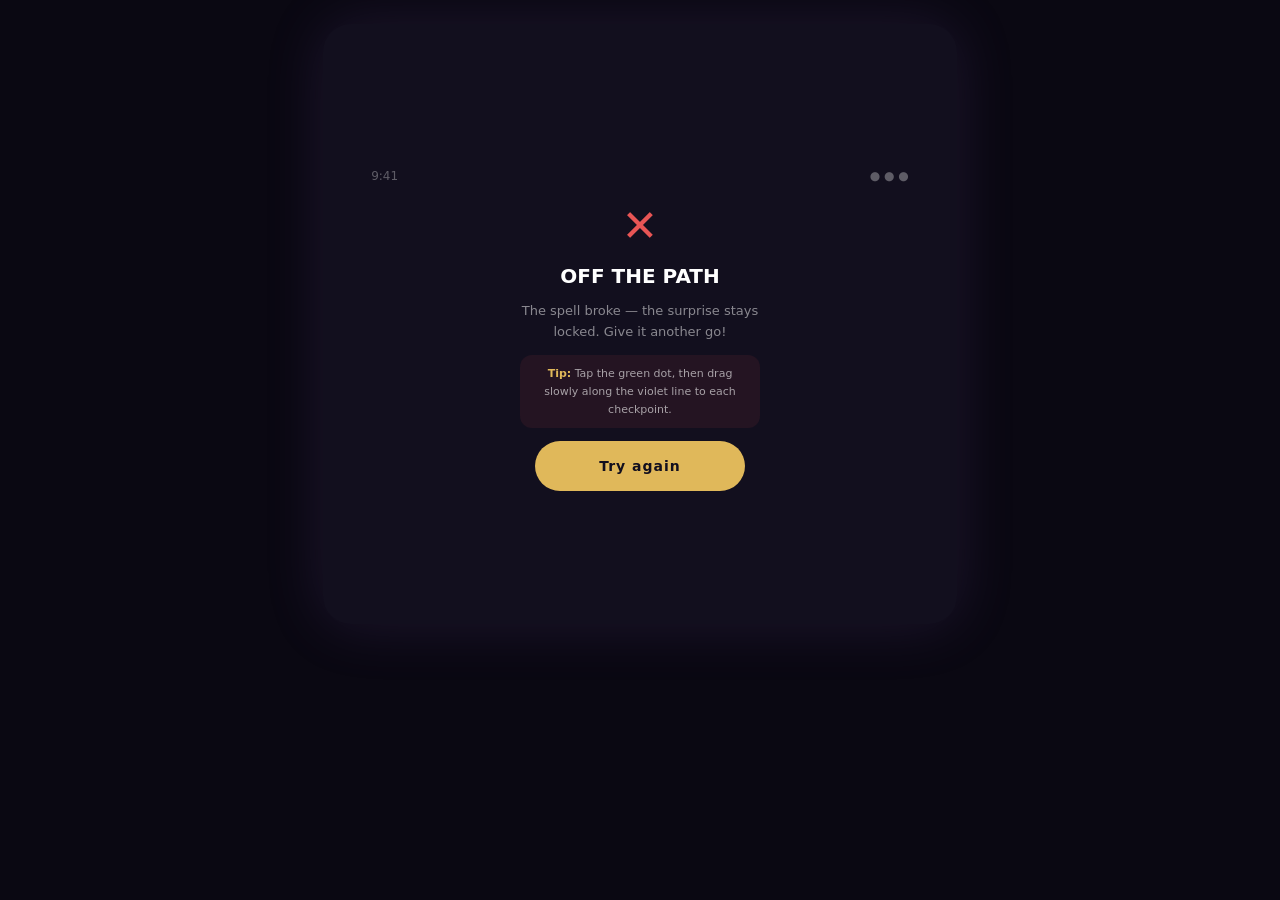
<file: wandcarve/fail.html>
<!doctype html>
<html lang="en">
  <head>
    <meta charset="UTF-8" />
    <meta
      name="viewport"
      content="width=device-width, initial-scale=1, maximum-scale=1, user-scalable=no"
    />
    <link rel="stylesheet" href="style.css" />
    <link rel="stylesheet" href="fail.css" />
    <title>WandCarve — Off the path</title>
  </head>
  <body>
    <div id="app">
      <div class="phone">
        <div class="screen">
          <div class="center-screen">
            <!-- Status bar -->
            <div class="sbar" style="width: 100%">
              <span>9:41</span>
              <span>● ● ●</span>
            </div>

            <!-- Fail icon -->
            <div id="fail-icon">✕</div>

            <!-- Title -->
            <div id="fail-title">OFF THE PATH</div>

            <!-- Description -->
            <p id="fail-desc">
              The spell broke — the surprise stays locked. Give it another go!
            </p>

            <!-- Tip box -->
            <div id="fail-tip">
              <strong>Tip:</strong>
              Tap the green dot, then drag slowly along the violet line to each
              checkpoint.
            </div>

            <!-- Retry button -->
            <button class="main-btn" id="retry-btn">Try again</button>
          </div>
        </div>
      </div>
    </div>

    <script src="fail.js"></script>
  </body>
</html>
</file>
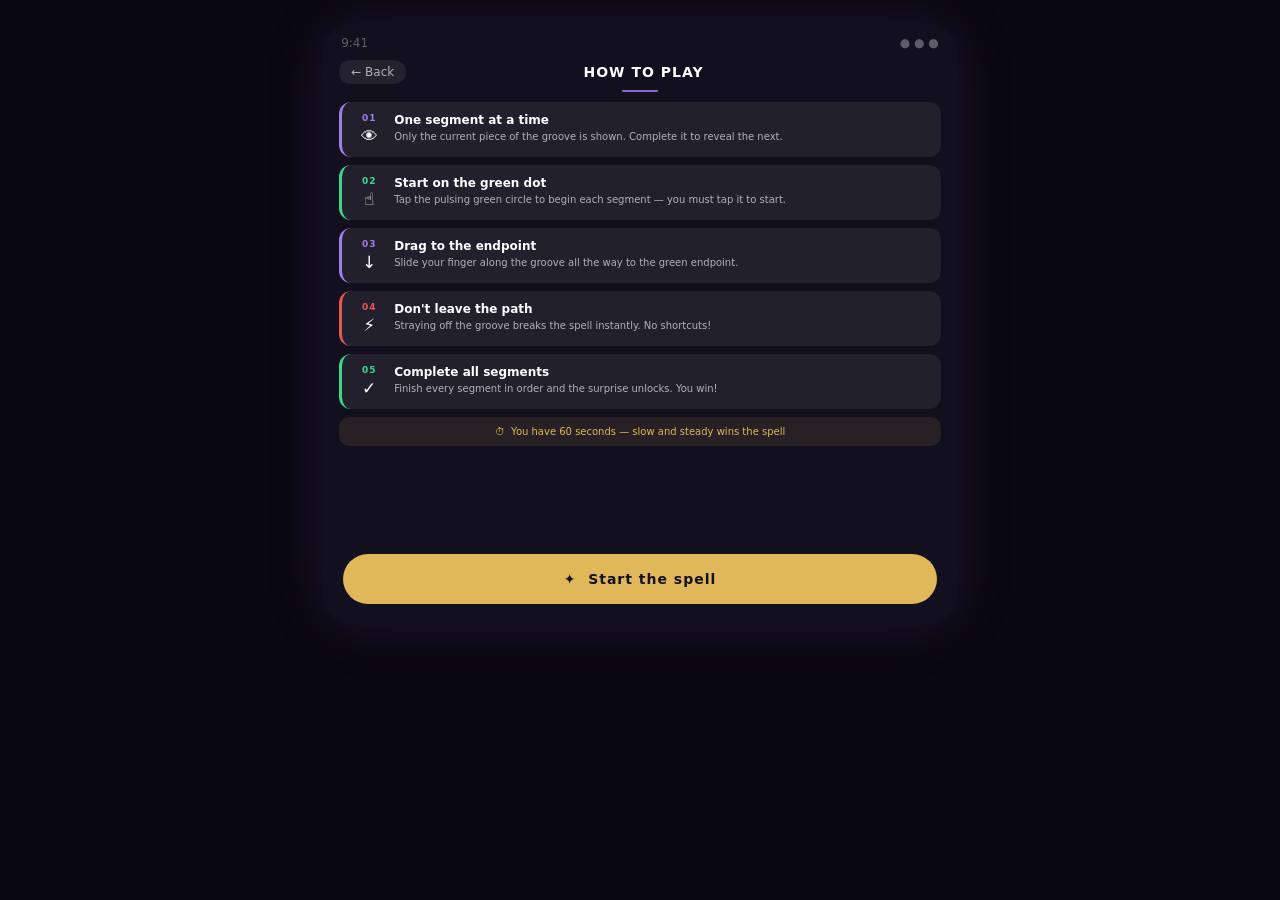
<file: wandcarve/howtoplay.html>
<!doctype html>
<html lang="en">
  <head>
    <meta charset="UTF-8" />
    <meta
      name="viewport"
      content="width=device-width, initial-scale=1, maximum-scale=1, user-scalable=no"
    />
    <link rel="stylesheet" href="style.css" />
    <link rel="stylesheet" href="howtoplay.css" />
    <title>WandCarve — How to Play</title>
  </head>
  <body>
    <div id="app">
      <div class="phone">
        <div class="screen howto-wrap">
          <!-- Status bar -->
          <div class="sbar">
            <span>9:41</span>
            <span>● ● ●</span>
          </div>

          <!-- Top nav with back button and title -->
          <div id="howto-topbar">
            <button id="back-btn">← Back</button>
            <div id="howto-title">HOW TO PLAY</div>
            <div id="howto-spacer"></div>
          </div>

          <!-- Purple divider -->
          <div class="howto-divider"></div>

          <!-- Scrollable steps list -->
          <div class="howto-body">
            <!-- Step 1 -->
            <div class="step-card" style="border-left: 3px solid #a07ee8">
              <div class="step-num-icon">
                <span class="step-num" style="color: #a07ee8">01</span>
                <span class="step-emoji">👁</span>
              </div>
              <div>
                <div class="step-title">One segment at a time</div>
                <div class="step-desc">
                  Only the current piece of the groove is shown. Complete it to
                  reveal the next.
                </div>
              </div>
            </div>

            <!-- Step 2 -->
            <div class="step-card" style="border-left: 3px solid #3ad98a">
              <div class="step-num-icon">
                <span class="step-num" style="color: #3ad98a">02</span>
                <span class="step-emoji">☝</span>
              </div>
              <div>
                <div class="step-title">Start on the green dot</div>
                <div class="step-desc">
                  Tap the pulsing green circle to begin each segment — you must
                  tap it to start.
                </div>
              </div>
            </div>

            <!-- Step 3 -->
            <div class="step-card" style="border-left: 3px solid #a07ee8">
              <div class="step-num-icon">
                <span class="step-num" style="color: #a07ee8">03</span>
                <span class="step-emoji">↓</span>
              </div>
              <div>
                <div class="step-title">Drag to the endpoint</div>
                <div class="step-desc">
                  Slide your finger along the groove all the way to the green
                  endpoint.
                </div>
              </div>
            </div>

            <!-- Step 4 -->
            <div class="step-card" style="border-left: 3px solid #e85555">
              <div class="step-num-icon">
                <span class="step-num" style="color: #e85555">04</span>
                <span class="step-emoji">⚡</span>
              </div>
              <div>
                <div class="step-title">Don't leave the path</div>
                <div class="step-desc">
                  Straying off the groove breaks the spell instantly. No
                  shortcuts!
                </div>
              </div>
            </div>

            <!-- Step 5 -->
            <div class="step-card" style="border-left: 3px solid #3ad98a">
              <div class="step-num-icon">
                <span class="step-num" style="color: #3ad98a">05</span>
                <span class="step-emoji">✓</span>
              </div>
              <div>
                <div class="step-title">Complete all segments</div>
                <div class="step-desc">
                  Finish every segment in order and the surprise unlocks. You
                  win!
                </div>
              </div>
            </div>

            <!-- Tip -->
            <div class="tip-card">
              ⏱ &nbsp;You have 60 seconds — slow and steady wins the spell
            </div>
          </div>

          <!-- Start button at the bottom -->
          <div id="howto-footer">
            <button class="main-btn" id="startBtn">
              ✦ &nbsp;Start the spell
            </button>
          </div>
        </div>
      </div>
    </div>

    <script src="howtoplay.js"></script>
  </body>
</html>
</file>
<file: wandcarve/style.css>
/* ------Reset & Base------ */
* {
  margin: 0;
  padding: 0;
  box-sizing: border-box;
  -webkit-tap-highlight-color: transparent;
}

html, body {
  height: 100%;
  background-color: #0A0812;
  color: white;
  font-family: system-ui, -apple-system, sans-serif;
}

button {
  cursor: pointer;
  font-family: inherit;
  border: none;
  outline: none;
}

input, textarea {
  font-family: inherit;
}

canvas {
  display: block;
  touch-action: none;
  cursor: crosshair;
  width: 100%;
  aspect-ratio: 340 / 440;
}

/* ------App Shell & Phone Frame------ */
#app {
  min-height: 100dvh;
  display: flex;
  justify-content: center;
  align-items: flex-start;
  padding: 24px;
}

.phone {
  --phone-h: min(calc(100dvh - 48px), 820px);
  max-height: var(--phone-h);
  width: calc(var(--phone-h) * (340 / 440));
  max-width: 100%;
  background-color: #120F1E;
  border-radius: 28px;
  overflow-y: auto;
  overflow-x: hidden;
  box-shadow: 0 0 60px rgba(138, 103, 204, 0.15);
}

.screen {
  min-height: 600px;
  display: flex;
  flex-direction: column;
}

/* ------Shared Components------ */
.sbar {
  display: flex;
  justify-content: space-between;
  padding: 12px 18px 4px;
  font-size: 12px;
  color: rgba(255, 255, 255, 0.32);
}

.main-btn {
  width: 100%;
  height: 50px;
  border-radius: 25px;
  font-size: 14px;
  font-weight: 700;
  letter-spacing: 1px;
  display: flex;
  align-items: center;
  justify-content: center;
  gap: 7px;
  background-color: #E0B85A;
  color: #120F1E;
}

.main-btn:disabled {
  opacity: 0.32;
  cursor: not-allowed;
}

.main-btn.green {
  background-color: #3AD98A;
  color: #0A0812;
}

.main-btn.purple {
  background-color: #8A67CC;
  color: white;
}

.ghost {
  background: none;
  border: none;
  color: rgba(255, 255, 255, 0.32);
  font-size: 12px;
  text-decoration: underline;
  cursor: pointer;
  margin-top: -6px;
}

.center-screen {
  display: flex;
  flex-direction: column;
  align-items: center;
  justify-content: center;
  min-height: 600px;
  padding: 30px;
  text-align: center;
  gap: 13px;
}

/* ------Mobile Full Screen------ */
@media (max-width: 499px) {
  #app {
    padding: 0;
  }

  .phone {
    max-width: none;
    border-radius: 0;
    box-shadow: none;
    min-height: 100dvh;
  }

  .screen,
  .center-screen {
    min-height: 100dvh;
  }
}
</file>
<file: wandcarve/fail.css>
/* ------Fail Screen------ */
#fail-icon {
  font-size: 44px;
  color: #E85555;
}

#fail-title {
  font-size: 20px;
  font-weight: 700;
}

#fail-desc {
  font-size: 13px;
  color: rgba(255, 255, 255, 0.5);
  line-height: 1.6;
  max-width: 260px;
}

/* ------Tip Box------ */
#fail-tip {
  background: rgba(232, 85, 85, 0.08);
  border-radius: 12px;
  padding: 10px 14px;
  font-size: 11px;
  color: rgba(255, 255, 255, 0.6);
  text-align: center;
  max-width: 240px;
  line-height: 1.6;
}

#fail-tip strong {
  color: #E0B85A;
}

/* ------Retry Button------ */
#retry-btn {
  max-width: 210px;
}
</file>
<file: wandcarve/howtoplay.css>
/* ------How To Play Layout------ */
.howto-wrap {
  display: flex;
  flex-direction: column;
  min-height: 600px;
}

/* ------Top Nav Bar------ */
#howto-topbar {
  display: flex;
  align-items: center;
  padding: 6px 16px;
}

#back-btn {
  background: rgba(255, 255, 255, 0.08);
  border: none;
  color: rgba(255, 255, 255, 0.65);
  border-radius: 16px;
  padding: 5px 12px;
  font-size: 12px;
  cursor: pointer;
}

#howto-title {
  flex: 1;
  text-align: center;
  font-size: 14px;
  font-weight: 700;
  letter-spacing: 1px;
}

#howto-spacer {
  width: 60px;
}

/* ------Divider------ */
.howto-divider {
  width: 36px;
  height: 2px;
  background-color: #8A67CC;
  border-radius: 1px;
  margin: 0 auto 10px;
}

/* ------Steps List------ */
.howto-body {
  flex: 1;
  overflow-y: auto;
  padding: 0 16px;
  display: flex;
  flex-direction: column;
  gap: 8px;
}

/* ------Step Cards------ */
.step-card {
  background: rgba(255, 255, 255, 0.07);
  border-radius: 12px;
  padding: 11px 13px;
  display: flex;
  gap: 11px;
  align-items: flex-start;
}

.step-num-icon {
  display: flex;
  flex-direction: column;
  align-items: center;
  min-width: 28px;
  gap: 3px;
}

.step-num {
  font-size: 9px;
  font-weight: 700;
  letter-spacing: 1px;
}

.step-emoji {
  font-size: 17px;
}

.step-title {
  font-size: 12px;
  font-weight: 700;
  color: white;
  margin-bottom: 2px;
}

.step-desc {
  font-size: 10px;
  color: rgba(255, 255, 255, 0.65);
  line-height: 1.5;
}

/* ------Tip Box------ */
.tip-card {
  background: rgba(224, 184, 90, 0.10);
  border-radius: 10px;
  padding: 9px 13px;
  font-size: 10px;
  color: #E0B85A;
  text-align: center;
}

/* ------Bottom Start Button------ */
#howto-footer {
  padding: 12px 20px 20px;
}

/* ------Mobile------ */
@media (max-width: 499px) {
  .howto-wrap {
    min-height: 100dvh;
  }
}
</file>
